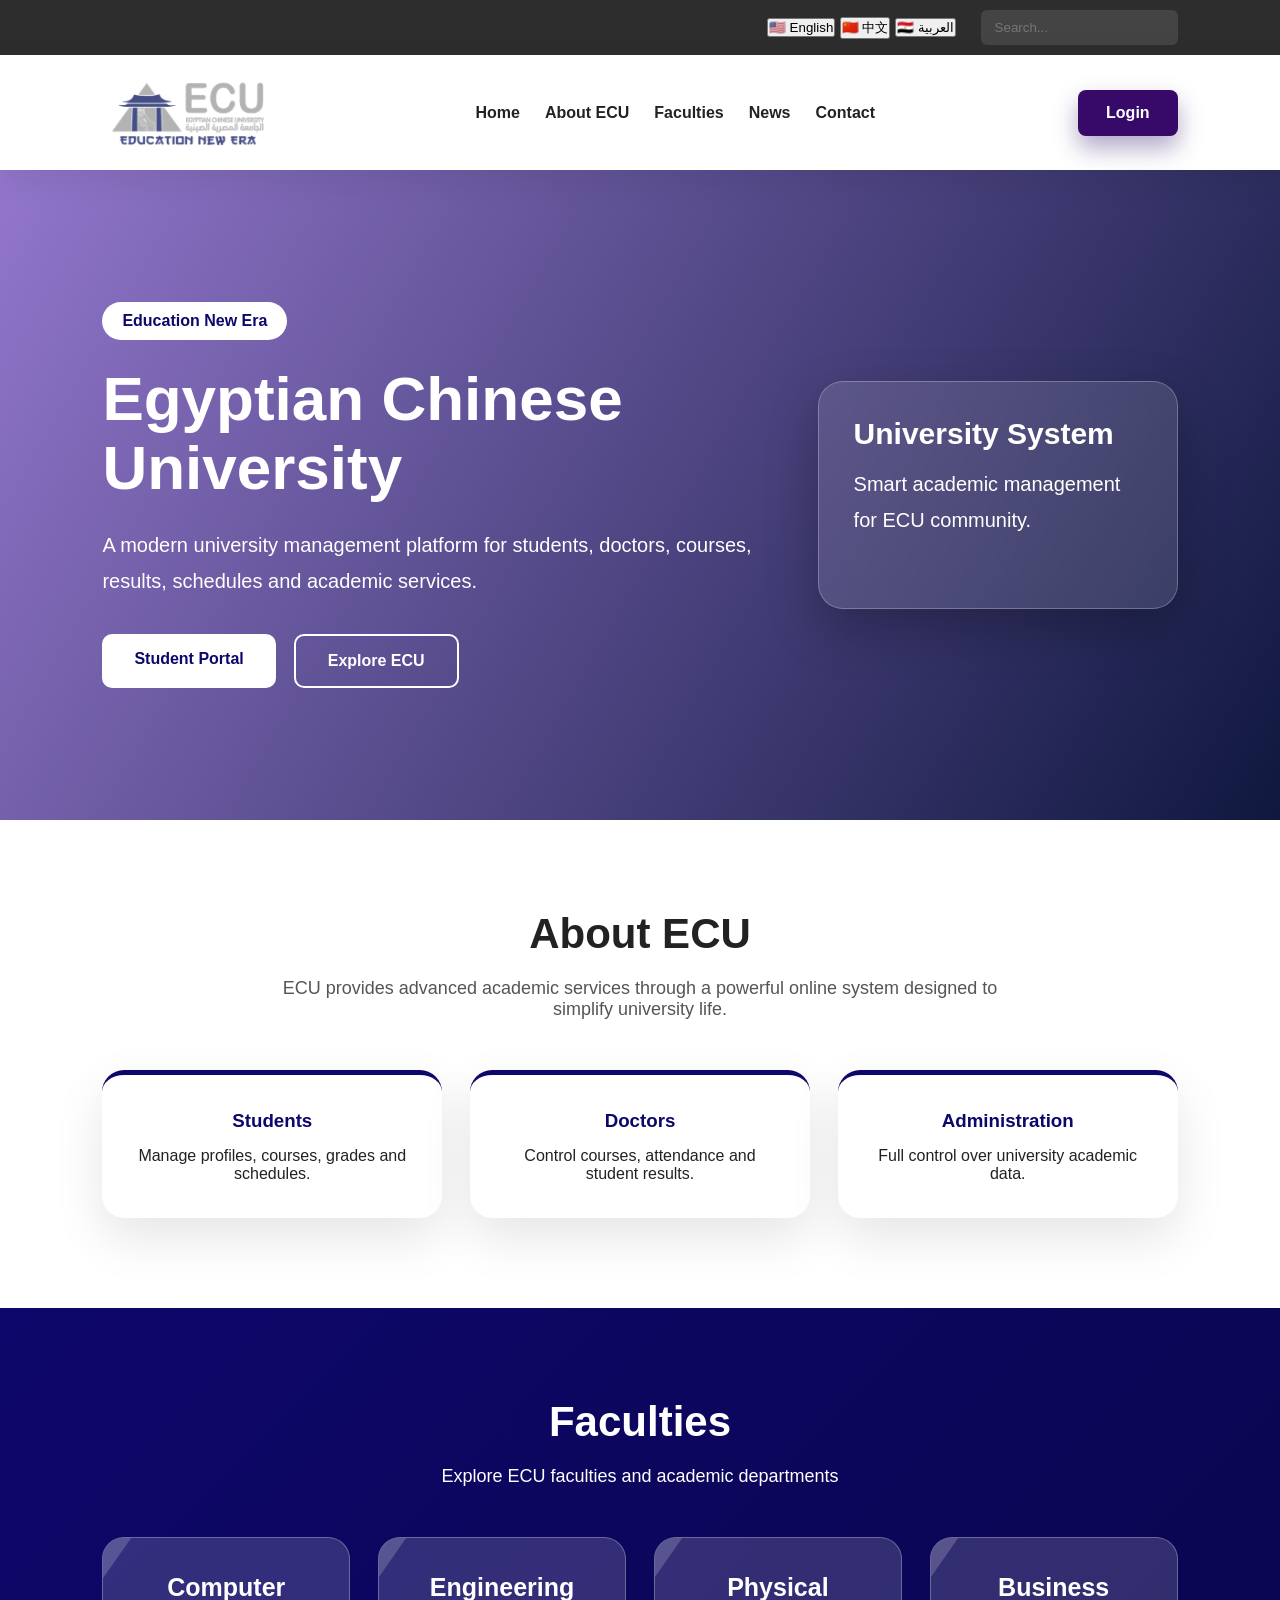
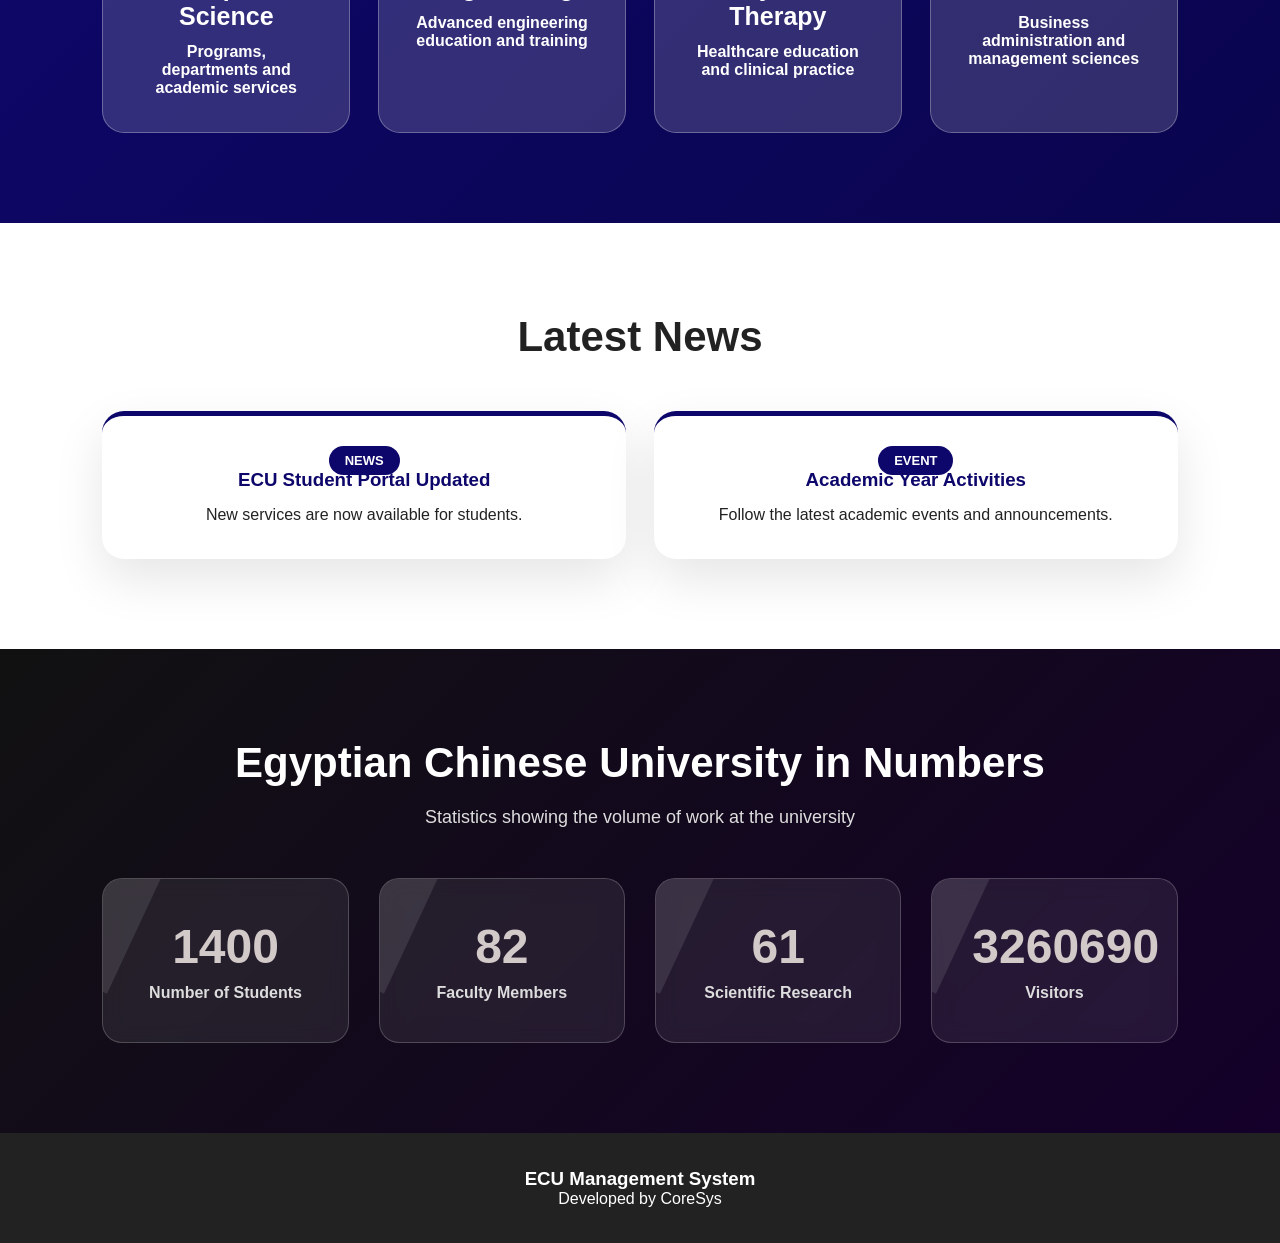
<file: index.html>
<!DOCTYPE html>
<html lang="en">
<head>
  <meta charset="UTF-8" />
  <meta name="viewport" content="width=device-width, initial-scale=1.0" />
  <title>ECU - Egyptian Chinese University</title>
  <link rel="stylesheet" href="css/style.css" />
</head>
<body>

<header class="top-bar">
  <div class="lang-switcher">
  <button onclick="setLanguage('en')">🇺🇸 English</button>
  <button onclick="setLanguage('zh')">🇨🇳 中文</button>
  <button onclick="setLanguage('ar')">🇪🇬 العربية</button>
</div>
  <input type="text" placeholder="Search..." />
</header>

<nav class="navbar">
  <div class="logo">
    <img src="ECU-Logo.png" alt="ECU Logo" />
  </div>

  <ul>
    <li><a href="#">Home</a></li>
    <li><a href="#about">About ECU</a></li>
    <li><a href="#faculties">Faculties</a></li>
    <li><a href="#news">News</a></li>
    <li><a href="#contact">Contact</a></li>
  </ul>

  <a href="login.html" class="login-nav">Login</a>
</nav>

<section class="hero">
  <div class="hero-content">
    <span class="badge">Education New Era</span>
    <h1>Egyptian Chinese University</h1>
    <p>
      A modern university management platform for students, doctors,
      courses, results, schedules and academic services.
    </p>

    <div class="hero-buttons">
      <a href="login.html" class="main-btn">Student Portal</a>
      <a href="#about" class="outline-btn">Explore ECU</a>
    </div>
  </div>

  <div class="hero-card">
    <h3>University System</h3>
    <p>Smart academic management for ECU community.</p>
  </div>
</section>

<section class="section" id="about">
  <h2>About ECU</h2>
  <p>
    ECU provides advanced academic services through a powerful online system
    designed to simplify university life.
  </p>

  <div class="cards">
    <div class="card">
      <h3>Students</h3>
      <p>Manage profiles, courses, grades and schedules.</p>
    </div>

    <div class="card">
      <h3>Doctors</h3>
      <p>Control courses, attendance and student results.</p>
    </div>

    <div class="card">
      <h3>Administration</h3>
      <p>Full control over university academic data.</p>
    </div>
  </div>
</section>

<section class="section red-section" id="faculties">
  <h2>Faculties</h2>
  <p class="white-text">Explore ECU faculties and academic departments</p>

  <div class="faculty-grid">
    <a href="faculty-computer-science.html" class="faculty-card-link">
      <h3>Computer Science</h3>
      <p>Programs, departments and academic services</p>
    </a>

    <a href="faculty-engineering.html" class="faculty-card-link">
      <h3>Engineering</h3>
      <p>Advanced engineering education and training</p>
    </a>

    <a href="faculty-physical-therapy.html" class="faculty-card-link">
      <h3>Physical Therapy</h3>
      <p>Healthcare education and clinical practice</p>
    </a>

    <a href="faculty-business.html" class="faculty-card-link">
      <h3>Business</h3>
      <p>Business administration and management sciences</p>
    </a>
  </div>
</section>

<section class="section" id="news">
  <h2>Latest News</h2>

  <div class="news-grid">
    <div class="news-card">
      <span>NEWS</span>
      <h3>ECU Student Portal Updated</h3>
      <p>New services are now available for students.</p>
    </div>

    <div class="news-card">
      <span>EVENT</span>
      <h3>Academic Year Activities</h3>
      <p>Follow the latest academic events and announcements.</p>
    </div>
  </div>
</section>
<section class="section stats-section">
  <h2>Egyptian Chinese University in Numbers</h2>
  <p>Statistics showing the volume of work at the university</p>

  <div class="stats-grid">

    <div class="stat-box">
      <h3 class="counter" data-target="5000">0</h3>
      <p>Number of Students</p>
    </div>

    <div class="stat-box">
      <h3 class="counter" data-target="295">0</h3>
      <p>Faculty Members</p>
    </div>

    <div class="stat-box">
      <h3 class="counter" data-target="218">0</h3>
      <p>Scientific Research</p>
    </div>

    <div class="stat-box">
      <h3 class="counter" data-target="11645324">0</h3>
      <p>Visitors</p>
    </div>

  </div>
</section>

<footer id="contact">
  <h3>ECU Management System</h3>
  <p>Developed by CoreSys </p>
</footer>

<script src="js/main.js"></script>
</body>
</html>
</file>
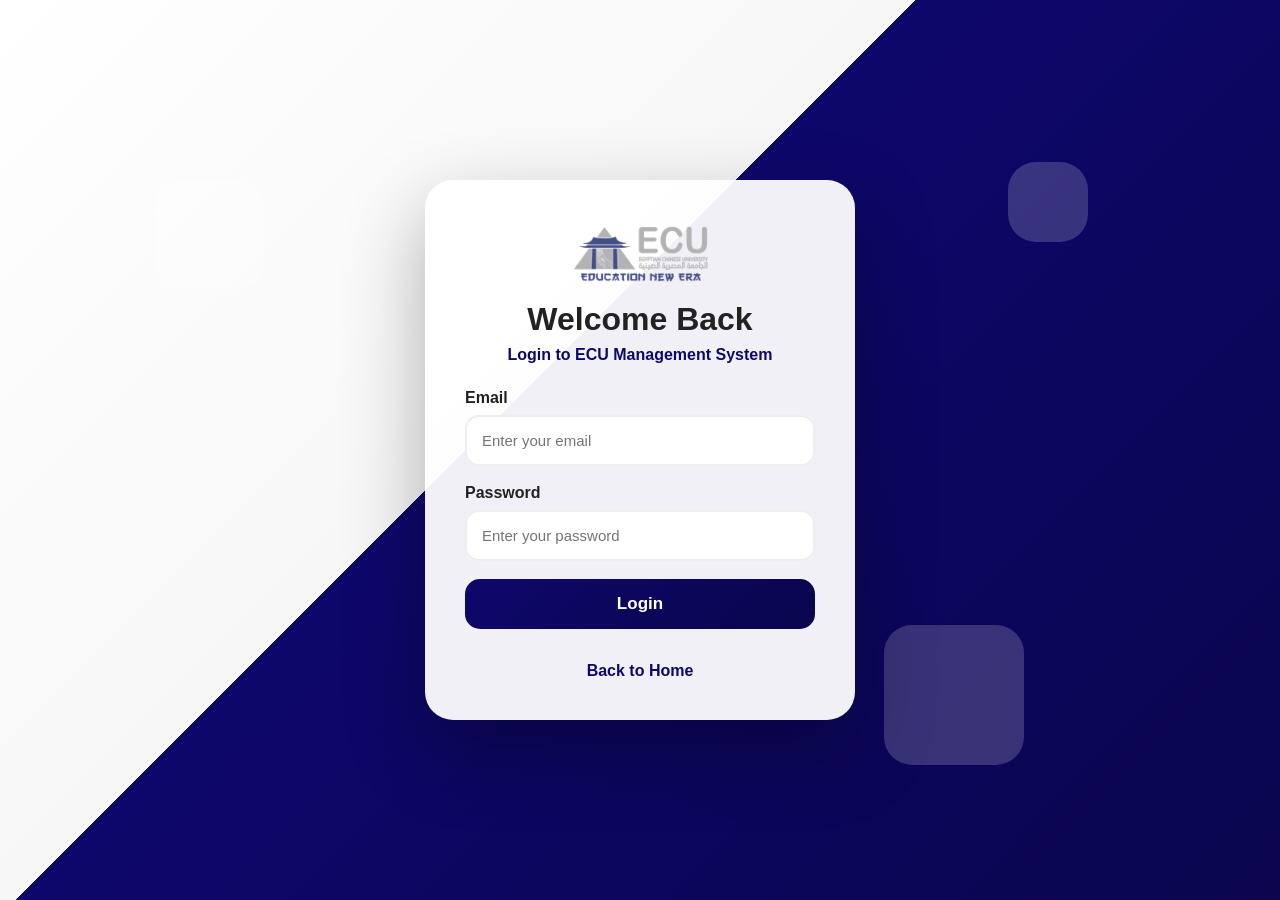
<file: courses.html>
<!DOCTYPE html>
<html lang="en">
<head>
  <meta charset="UTF-8" />
  <meta name="viewport" content="width=device-width, initial-scale=1.0" />
  <title>ECU Courses</title>
  <link rel="stylesheet" href="css/style.css" />
</head>
<body>

<div class="dashboard">
  <aside class="sidebar">
    <img src="ECU-Logo.png" alt="ECU Logo" />
    <a href="dashboard.html">Dashboard</a>
    <a href="students.html">Students</a>
    <a href="doctors.html">Doctors</a>
    <a class="active" href="courses.html">Courses</a>
    <button id="logoutBtn">Logout</button>
  </aside>

  <main class="dashboard-content">
    <div class="dash-header">
      <h1>Courses Management</h1>
      <p>Manage academic courses</p>
    </div>

    <section class="crud-box">
      <form id="courseForm" class="crud-form">
        <input type="hidden" id="courseId" />

        <input type="text" id="title" placeholder="Course Title" required />
        <input type="text" id="code" placeholder="Course Code" required />
        <input type="number" id="creditHours" placeholder="Credit Hours" required />
        <input type="text" id="department" placeholder="Department" required />

        <button type="submit">Save Course</button>
      </form>

      <div class="table-box">
        <table>
          <thead>
            <tr>
              <th>Title</th>
              <th>Code</th>
              <th>Credit Hours</th>
              <th>Department</th>
              <th>Actions</th>
            </tr>
          </thead>
          <tbody id="coursesTable"></tbody>
        </table>
      </div>
    </section>
  </main>
</div>

<script src="js/dashboard.js"></script>
<script src="js/courses.js"></script>
</body>
</html>
</file>
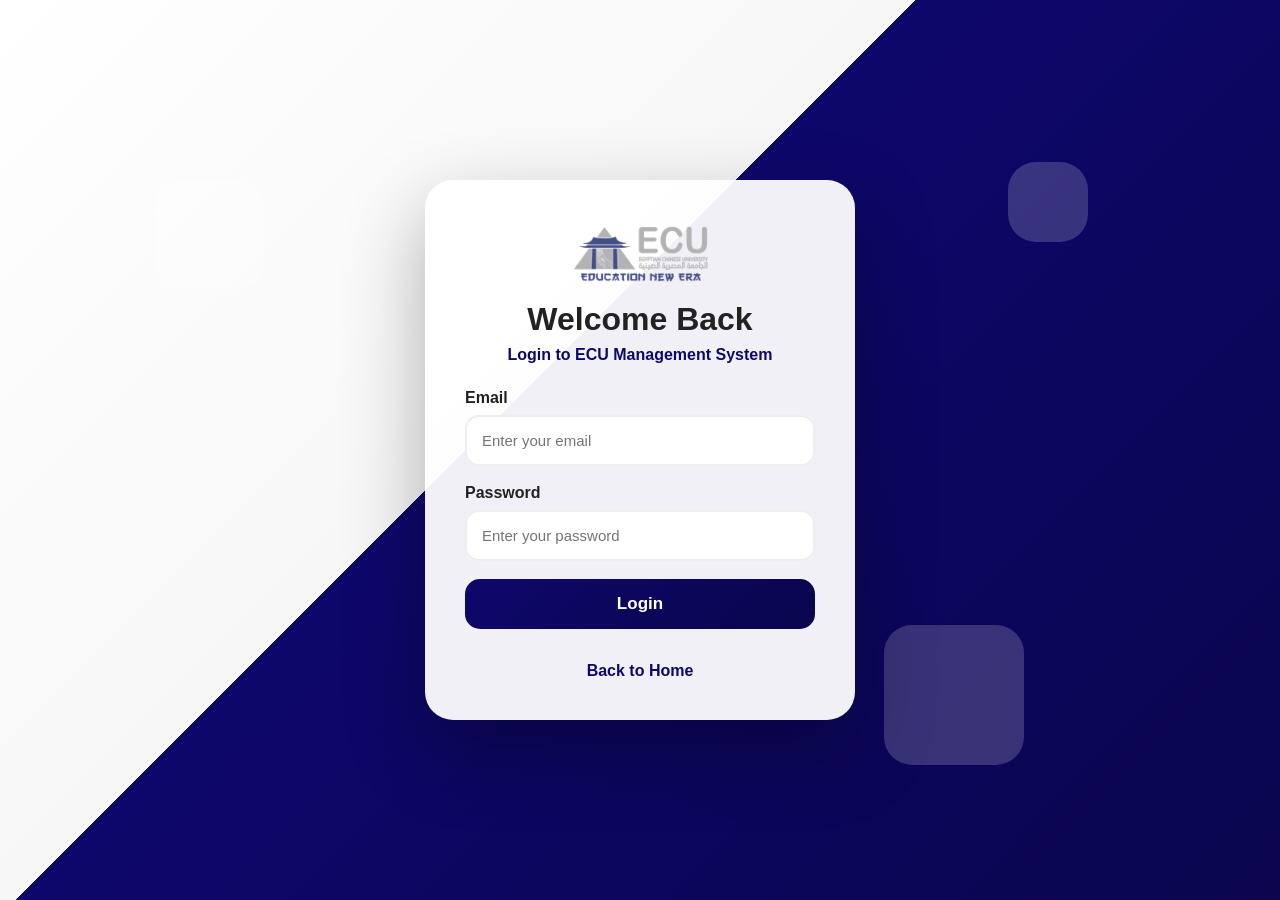
<file: dashboard.html>
<!DOCTYPE html>
<html lang="en">
<head>
  <meta charset="UTF-8" />
  <meta name="viewport" content="width=device-width, initial-scale=1.0" />
  <title>ECU Dashboard</title>
  <link rel="stylesheet" href="css/style.css" />
</head>
<body>

<div class="dashboard">
  <aside class="sidebar">
    <img src="ECU-Logo.png" alt="ECU Logo" />

    <a class="active" href="dashboard.html">Dashboard</a>
    <a href="students.html">Students</a>
    <a href="doctors.html">Doctors</a>
    <a href="courses.html">Courses</a>
    <button id="logoutBtn">Logout</button>
  </aside>

  <main class="dashboard-content">
    <div class="dash-header">
      <h1>ECU Dashboard</h1>
      <p>University Management System</p>
    </div>

    <div class="stats">
      <div class="stat-card">
        <h3>Students</h3>
        <span>1200+</span>
      </div>

      <div class="stat-card">
        <h3>Doctors</h3>
        <span>80+</span>
      </div>

      <div class="stat-card">
        <h3>Courses</h3>
        <span>150+</span>
      </div>

      <div class="stat-card">
        <h3>Faculties</h3>
        <span>4</span>
      </div>
    </div>
  </main>
</div>

<script src="js/dashboard.js"></script>
</body>
</html>
</file>
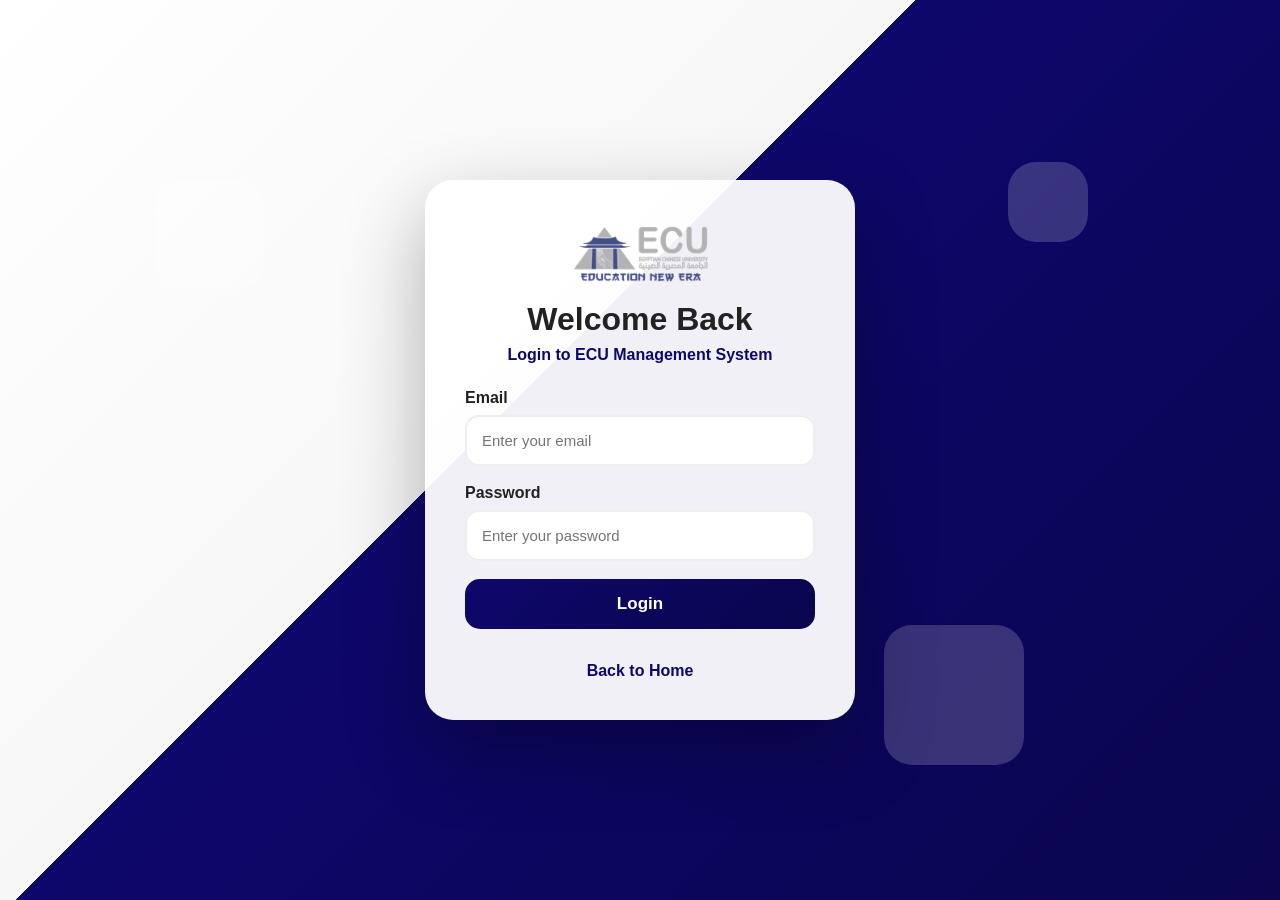
<file: doctors.html>
<!DOCTYPE html>
<html lang="en">
<head>
  <meta charset="UTF-8" />
  <meta name="viewport" content="width=device-width, initial-scale=1.0" />
  <title>ECU Doctors</title>
  <link rel="stylesheet" href="css/style.css" />
</head>
<body>

<div class="dashboard">
  <aside class="sidebar">
    <img src="ECU-Logo.png" alt="ECU Logo" />
    <a href="dashboard.html">Dashboard</a>
    <a href="students.html">Students</a>
    <a class="active" href="doctors.html">Doctors</a>
    <a href="courses.html">Courses</a>
    <button id="logoutBtn">Logout</button>
  </aside>

  <main class="dashboard-content">
    <div class="dash-header">
      <h1>Doctors Management</h1>
      <p>Manage university doctors and departments</p>
    </div>

    <section class="crud-box">
      <form id="doctorForm" class="crud-form">
        <input type="hidden" id="doctorId" />

        <input type="text" id="name" placeholder="Doctor Name" required />
        <input type="email" id="email" placeholder="Doctor Email" required />
        <input type="text" id="phone" placeholder="Phone" required />
        <input type="text" id="department" placeholder="Department" required />
        <input type="text" id="specialization" placeholder="Specialization" required />

        <button type="submit">Save Doctor</button>
      </form>

      <div class="table-box">
        <table>
          <thead>
            <tr>
              <th>Name</th>
              <th>Email</th>
              <th>Phone</th>
              <th>Department</th>
              <th>Specialization</th>
              <th>Actions</th>
            </tr>
          </thead>
          <tbody id="doctorsTable"></tbody>
        </table>
      </div>
    </section>
  </main>
</div>

<script src="js/dashboard.js"></script>
<script src="js/doctors.js"></script>
</body>
</html>
</file>
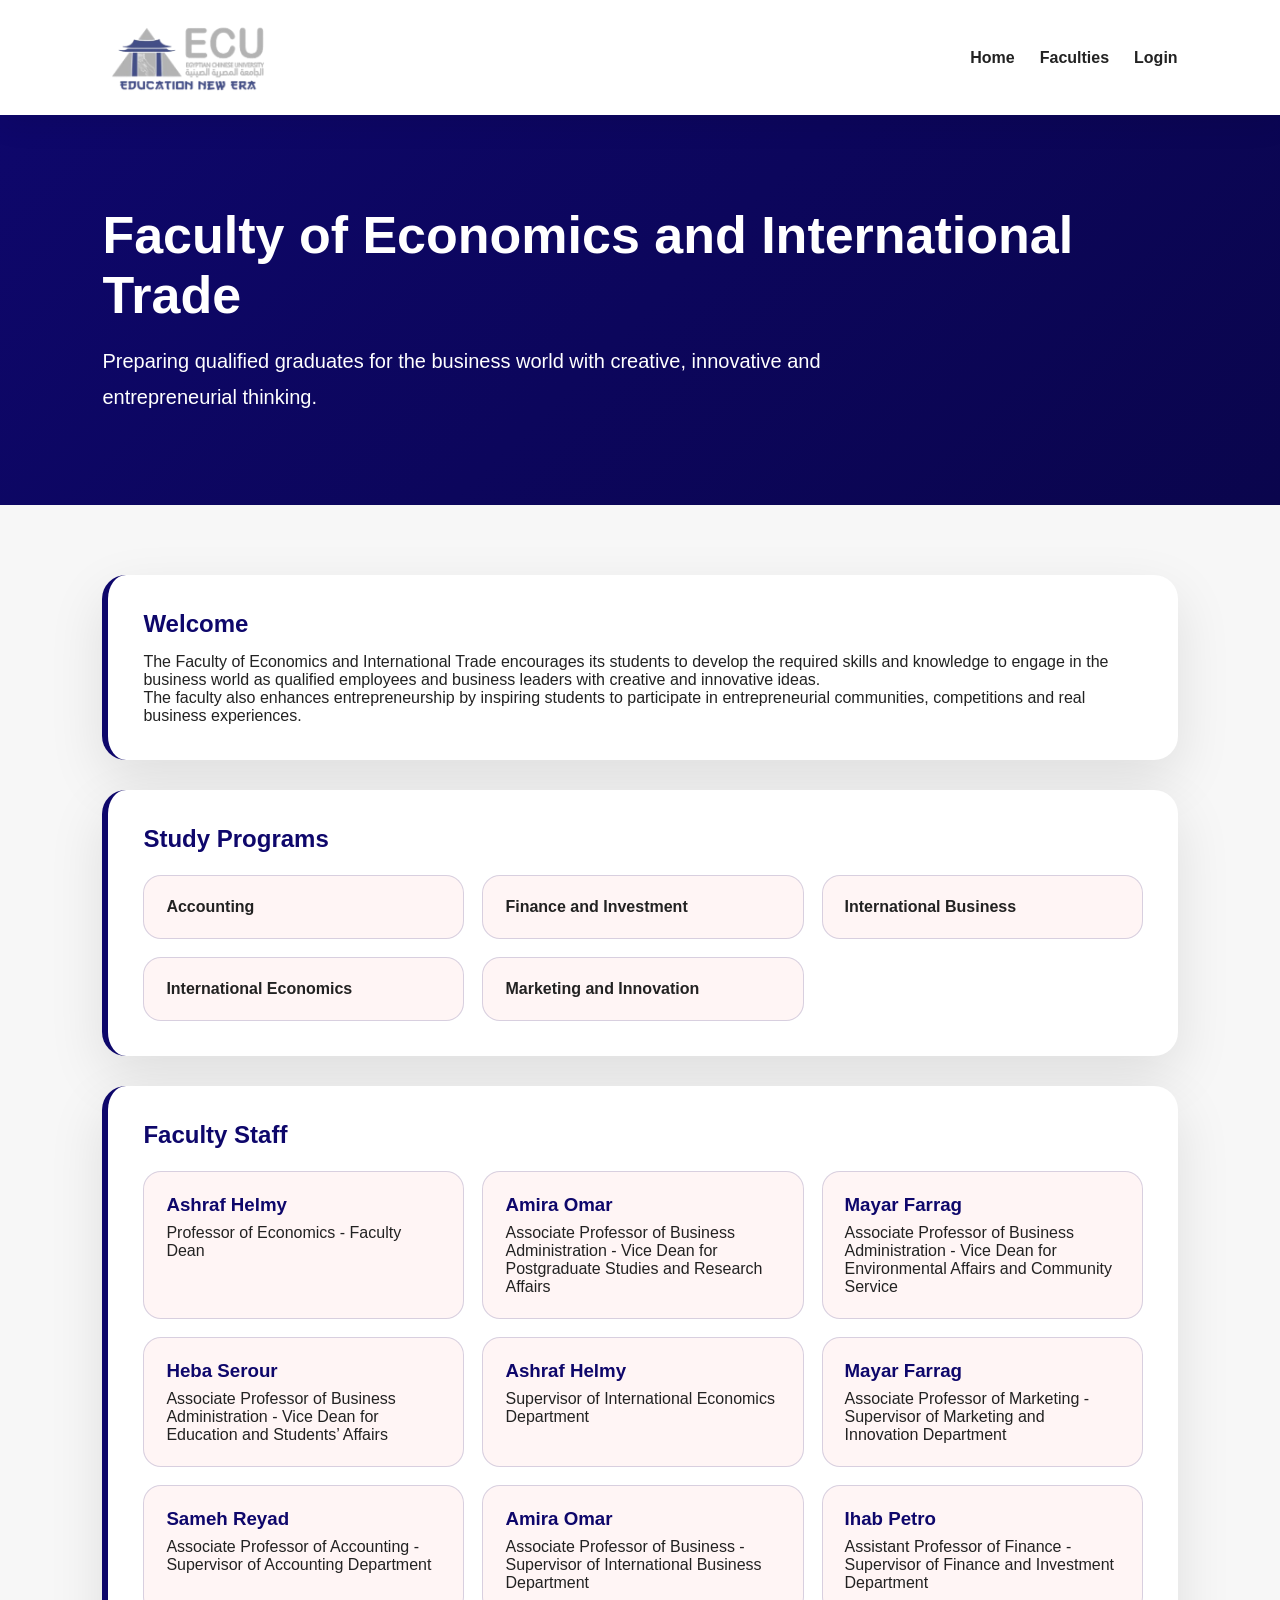
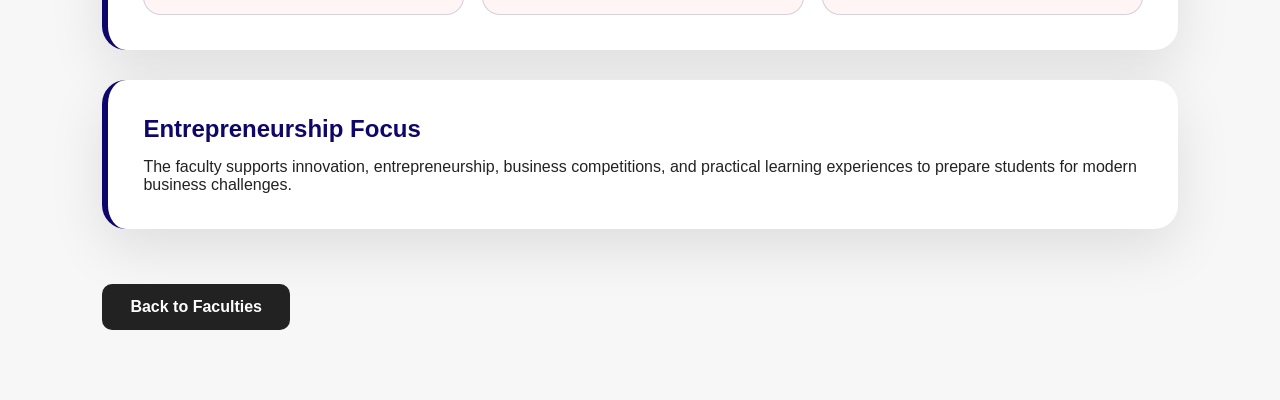
<file: faculty-business.html>
<!DOCTYPE html>
<html lang="en">
<head>
  <meta charset="UTF-8" />
  <meta name="viewport" content="width=device-width, initial-scale=1.0" />
  <title>ECU | Economics and International Trade</title>
  <link rel="stylesheet" href="css/style.css" />
</head>
<body>

<div class="faculty-page">
  <nav class="navbar">
    <div class="logo">
      <img src="ECU-Logo.png" alt="ECU Logo" />
    </div>

    <ul>
      <li><a href="index.html">Home</a></li>
      <li><a href="index.html#faculties">Faculties</a></li>
      <li><a href="login.html">Login</a></li>
    </ul>
  </nav>

  <section class="faculty-hero">
    <h1>Faculty of Economics and International Trade</h1>
    <p>
      Preparing qualified graduates for the business world with creative,
      innovative and entrepreneurial thinking.
    </p>
  </section>

  <section class="faculty-content">

    <div class="info-box">
      <h2>Welcome</h2>
      <p>
        The Faculty of Economics and International Trade encourages its students
        to develop the required skills and knowledge to engage in the business world
        as qualified employees and business leaders with creative and innovative ideas.
      </p>
      <p>
        The faculty also enhances entrepreneurship by inspiring students to participate
        in entrepreneurial communities, competitions and real business experiences.
      </p>
    </div>

    <div class="info-box">
      <h2>Study Programs</h2>
      <div class="department-grid">
        <div>Accounting</div>
        <div>Finance and Investment</div>
        <div>International Business</div>
        <div>International Economics</div>
        <div>Marketing and Innovation</div>
      </div>
    </div>

    <div class="info-box">
      <h2>Faculty Staff</h2>

      <div class="staff-grid">
        <div class="staff-card">
          <h3>Ashraf Helmy</h3>
          <p>Professor of Economics - Faculty Dean</p>
        </div>

        <div class="staff-card">
          <h3>Amira Omar</h3>
          <p>Associate Professor of Business Administration - Vice Dean for Postgraduate Studies and Research Affairs</p>
        </div>

        <div class="staff-card">
          <h3>Mayar Farrag</h3>
          <p>Associate Professor of Business Administration - Vice Dean for Environmental Affairs and Community Service</p>
        </div>

        <div class="staff-card">
          <h3>Heba Serour</h3>
          <p>Associate Professor of Business Administration - Vice Dean for Education and Students’ Affairs</p>
        </div>

        <div class="staff-card">
          <h3>Ashraf Helmy</h3>
          <p>Supervisor of International Economics Department</p>
        </div>

        <div class="staff-card">
          <h3>Mayar Farrag</h3>
          <p>Associate Professor of Marketing - Supervisor of Marketing and Innovation Department</p>
        </div>

        <div class="staff-card">
          <h3>Sameh Reyad</h3>
          <p>Associate Professor of Accounting - Supervisor of Accounting Department</p>
        </div>

        <div class="staff-card">
          <h3>Amira Omar</h3>
          <p>Associate Professor of Business - Supervisor of International Business Department</p>
        </div>

        <div class="staff-card">
          <h3>Ihab Petro</h3>
          <p>Assistant Professor of Finance - Supervisor of Finance and Investment Department</p>
        </div>
      </div>
    </div>

    <div class="info-box">
      <h2>Entrepreneurship Focus</h2>
      <p>
        The faculty supports innovation, entrepreneurship, business competitions,
        and practical learning experiences to prepare students for modern business challenges.
      </p>
    </div>

    <a href="index.html#faculties" class="back-btn">Back to Faculties</a>
  </section>
</div>

</body>
</html>
</file>
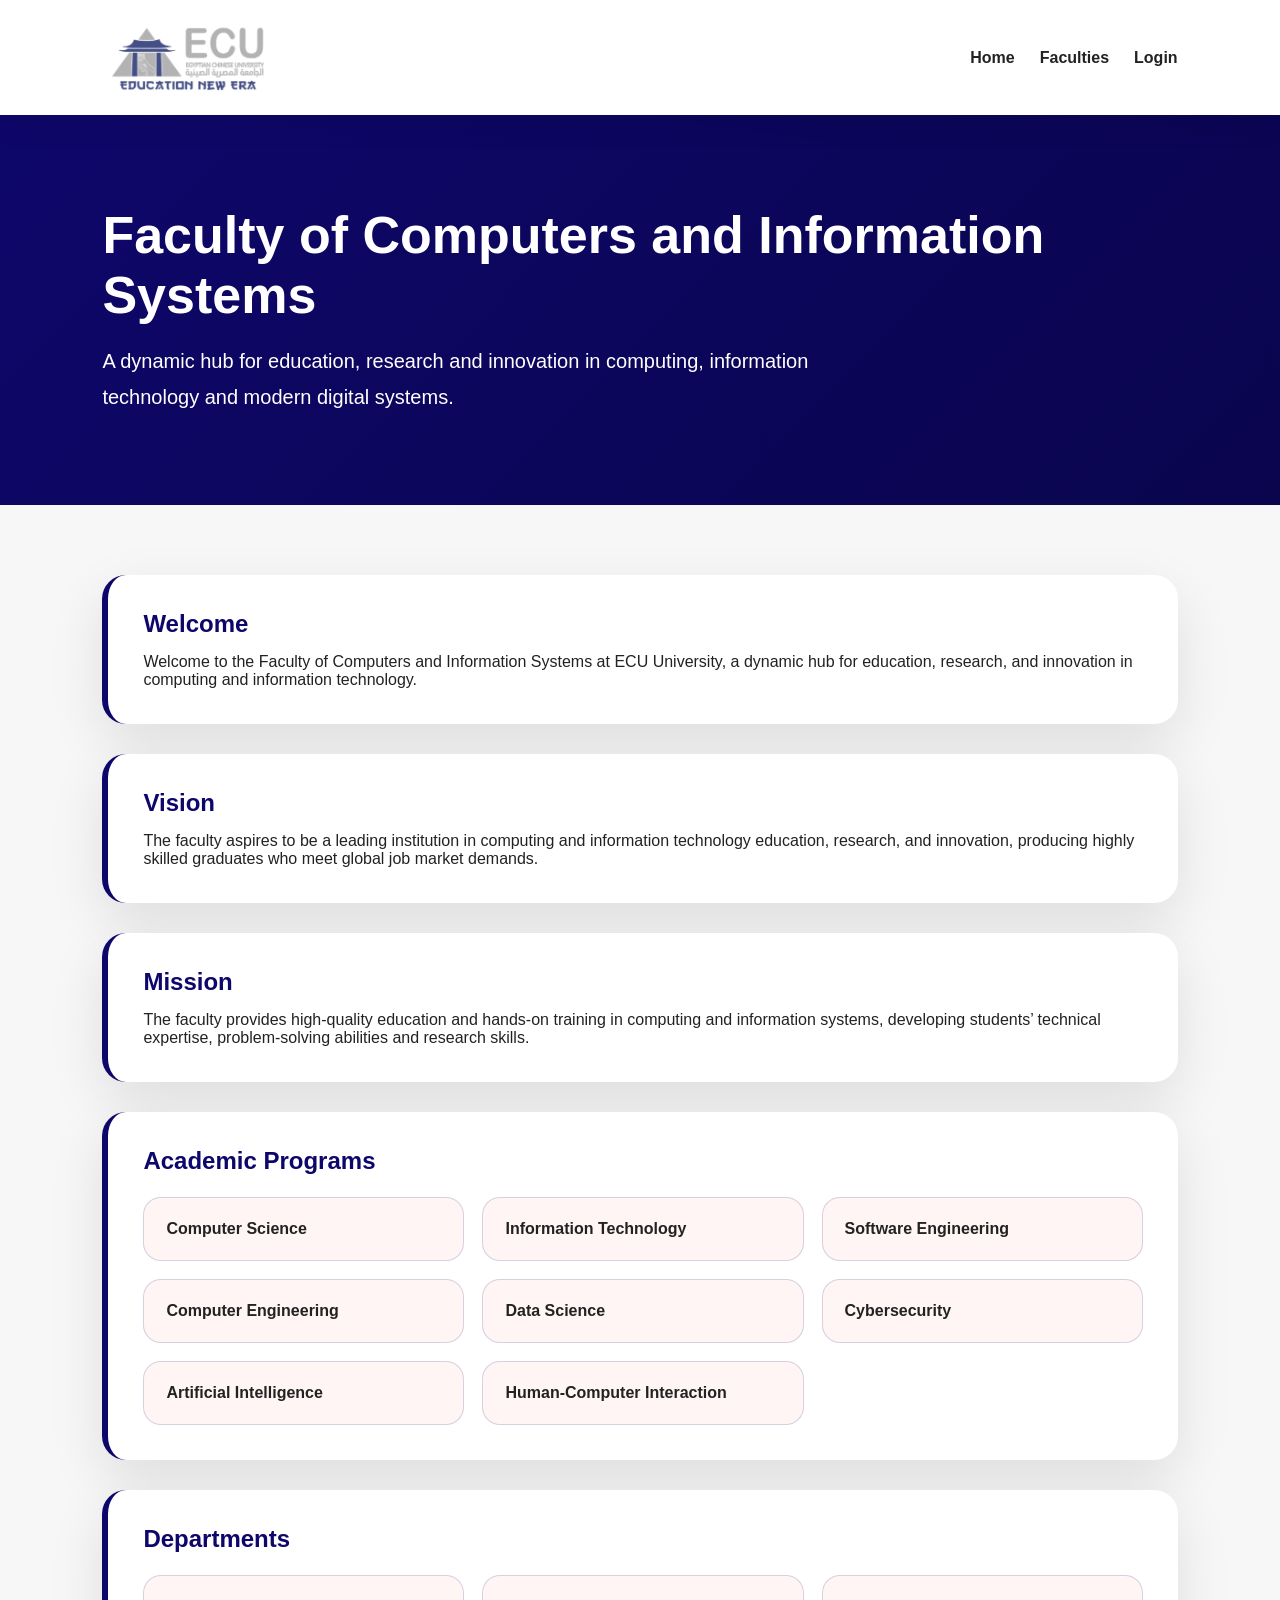
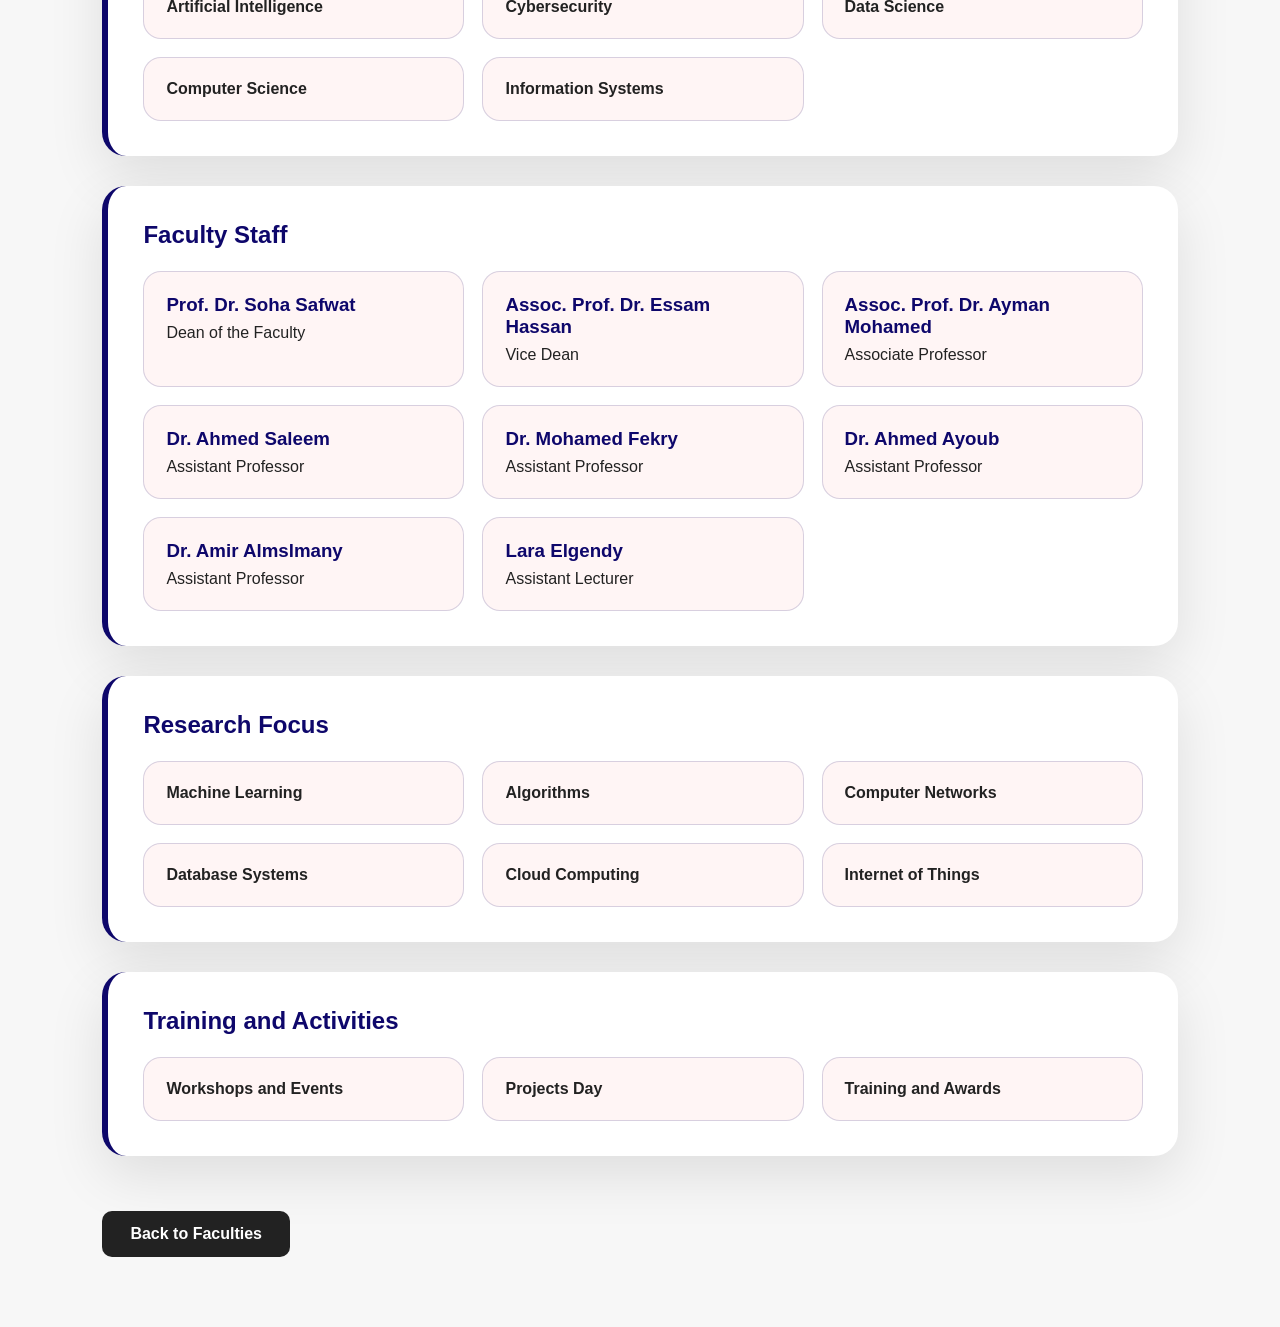
<file: faculty-computer-science.html>
<!DOCTYPE html>
<html lang="en">
<head>
  <meta charset="UTF-8" />
  <meta name="viewport" content="width=device-width, initial-scale=1.0" />
  <title>ECU | Computers and Information Systems</title>
  <link rel="stylesheet" href="css/style.css" />
</head>
<body>

<div class="faculty-page">
  <nav class="navbar">
    <div class="logo">
      <img src="ECU-Logo.png" alt="ECU Logo" />
    </div>

    <ul>
      <li><a href="index.html">Home</a></li>
      <li><a href="index.html#faculties">Faculties</a></li>
      <li><a href="login.html">Login</a></li>
    </ul>
  </nav>

  <section class="faculty-hero">
    <h1>Faculty of Computers and Information Systems</h1>
    <p>
      A dynamic hub for education, research and innovation in computing,
      information technology and modern digital systems.
    </p>
  </section>

  <section class="faculty-content">

    <div class="info-box">
      <h2>Welcome</h2>
      <p>
        Welcome to the Faculty of Computers and Information Systems at ECU University,
        a dynamic hub for education, research, and innovation in computing and information technology.
      </p>
    </div>

    <div class="info-box">
      <h2>Vision</h2>
      <p>
        The faculty aspires to be a leading institution in computing and information technology
        education, research, and innovation, producing highly skilled graduates who meet global job market demands.
      </p>
    </div>

    <div class="info-box">
      <h2>Mission</h2>
      <p>
        The faculty provides high-quality education and hands-on training in computing and information systems,
        developing students’ technical expertise, problem-solving abilities and research skills.
      </p>
    </div>

    <div class="info-box">
      <h2>Academic Programs</h2>
      <div class="department-grid">
        <div>Computer Science</div>
        <div>Information Technology</div>
        <div>Software Engineering</div>
        <div>Computer Engineering</div>
        <div>Data Science</div>
        <div>Cybersecurity</div>
        <div>Artificial Intelligence</div>
        <div>Human-Computer Interaction</div>
      </div>
    </div>

    <div class="info-box">
      <h2>Departments</h2>
      <div class="department-grid">
        <div>Artificial Intelligence</div>
        <div>Cybersecurity</div>
        <div>Data Science</div>
        <div>Computer Science</div>
        <div>Information Systems</div>
      </div>
    </div>

    <div class="info-box">
      <h2>Faculty Staff</h2>

      <div class="staff-grid">
        <div class="staff-card">
          <h3>Prof. Dr. Soha Safwat</h3>
          <p>Dean of the Faculty</p>
        </div>

        <div class="staff-card">
          <h3>Assoc. Prof. Dr. Essam Hassan</h3>
          <p>Vice Dean</p>
        </div>

        <div class="staff-card">
          <h3>Assoc. Prof. Dr. Ayman Mohamed</h3>
          <p>Associate Professor</p>
        </div>

        <div class="staff-card">
          <h3>Dr. Ahmed Saleem</h3>
          <p>Assistant Professor</p>
        </div>

        <div class="staff-card">
          <h3>Dr. Mohamed Fekry</h3>
          <p>Assistant Professor</p>
        </div>

        <div class="staff-card">
          <h3>Dr. Ahmed Ayoub</h3>
          <p>Assistant Professor</p>
        </div>

        <div class="staff-card">
          <h3>Dr. Amir Almslmany</h3>
          <p>Assistant Professor</p>
        </div>

        <div class="staff-card">
          <h3>Lara Elgendy</h3>
          <p>Assistant Lecturer</p>
        </div>
      </div>
    </div>

    <div class="info-box">
      <h2>Research Focus</h2>
      <div class="department-grid">
        <div>Machine Learning</div>
        <div>Algorithms</div>
        <div>Computer Networks</div>
        <div>Database Systems</div>
        <div>Cloud Computing</div>
        <div>Internet of Things</div>
      </div>
    </div>

    <div class="info-box">
      <h2>Training and Activities</h2>
      <div class="department-grid">
        <div>Workshops and Events</div>
        <div>Projects Day</div>
        <div>Training and Awards</div>
      </div>
    </div>

    <a href="index.html#faculties" class="back-btn">Back to Faculties</a>
  </section>
</div>

</body>
</html>
</file>
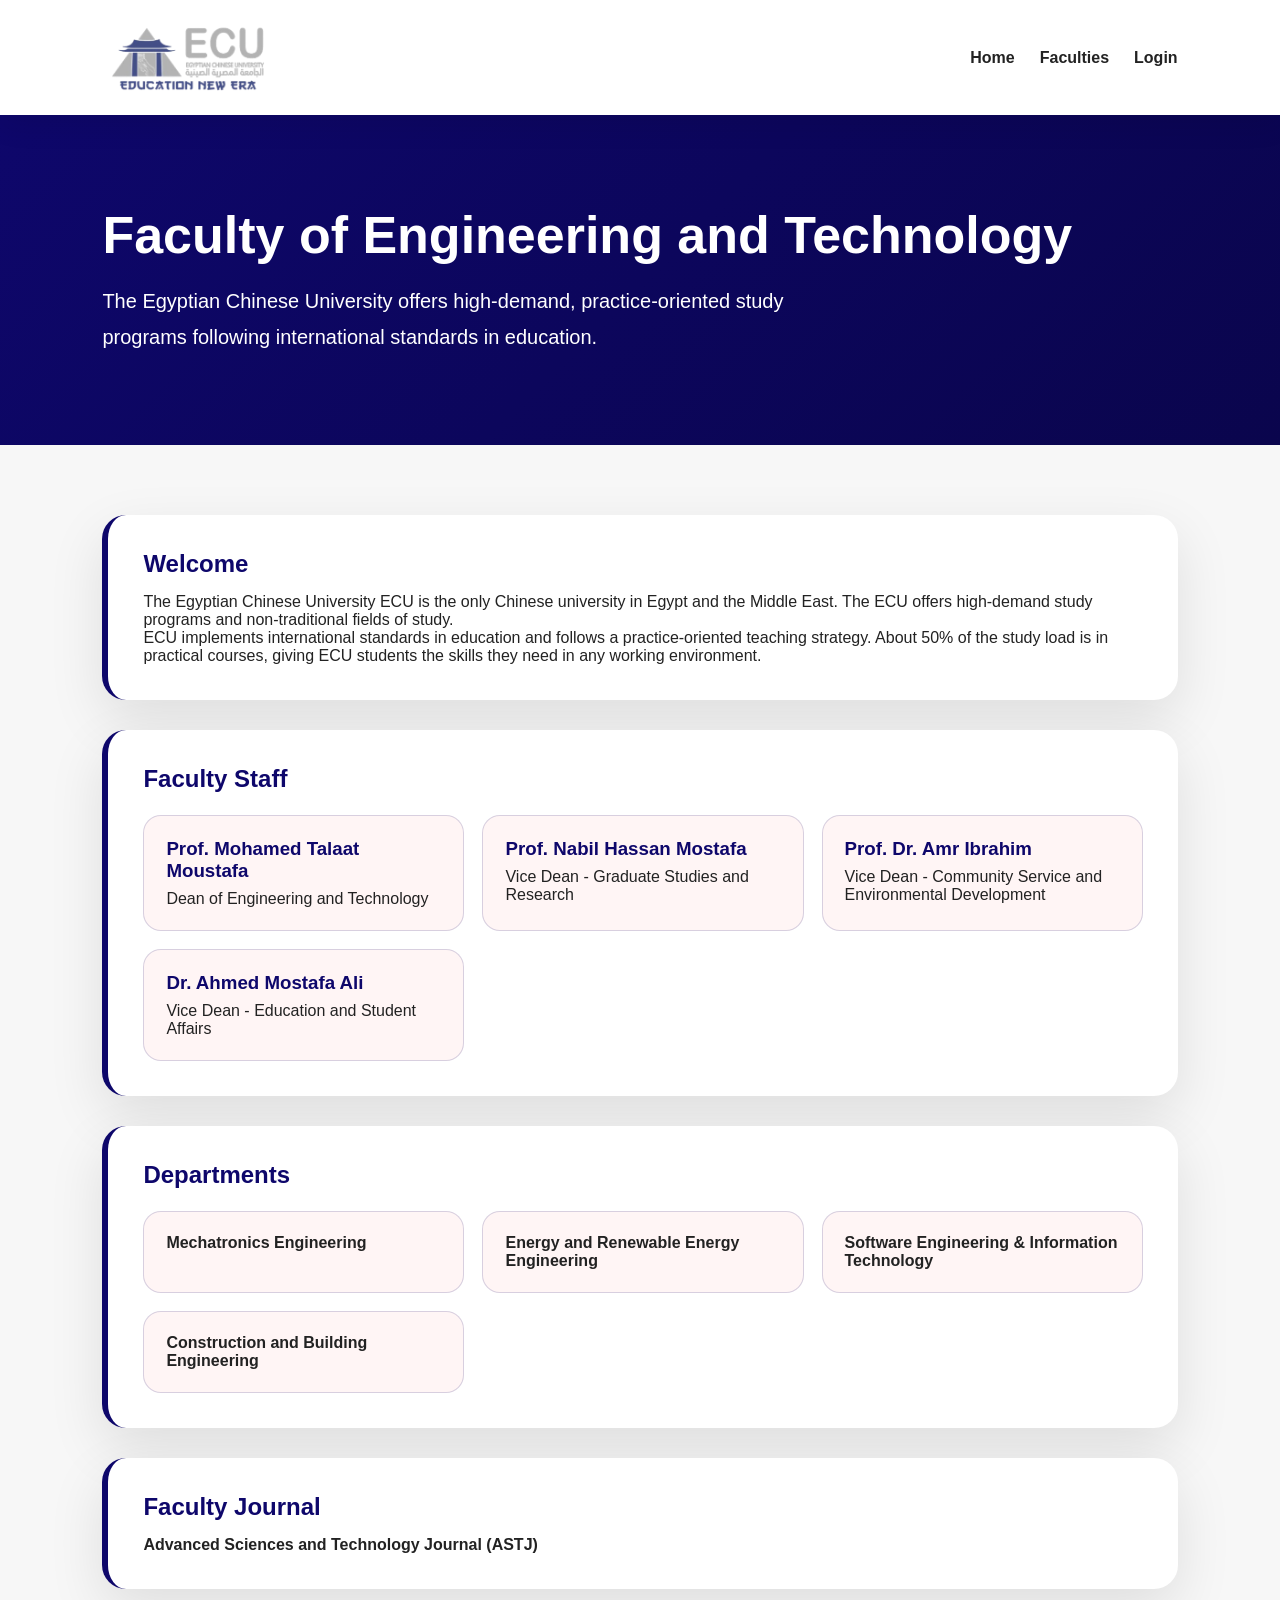
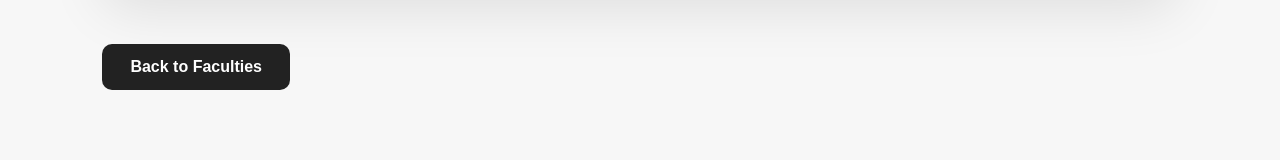
<file: faculty-engineering.html>
<!DOCTYPE html>
<html lang="en">
<head>
  <meta charset="UTF-8" />
  <meta name="viewport" content="width=device-width, initial-scale=1.0" />
  <title>ECU | Engineering and Technology</title>
  <link rel="stylesheet" href="css/style.css" />
</head>
<body>

<div class="faculty-page">
  <nav class="navbar">
    <div class="logo">
      <img src="ECU-Logo.png" alt="ECU Logo" />
    </div>

    <ul>
      <li><a href="index.html">Home</a></li>
      <li><a href="index.html#faculties">Faculties</a></li>
      <li><a href="login.html">Login</a></li>
    </ul>
  </nav>

  <section class="faculty-hero">
    <h1>Faculty of Engineering and Technology</h1>
    <p>
      The Egyptian Chinese University offers high-demand, practice-oriented study programs
      following international standards in education.
    </p>
  </section>

  <section class="faculty-content">

    <div class="info-box">
      <h2>Welcome</h2>
      <p>
        The Egyptian Chinese University ECU is the only Chinese university in Egypt and the Middle East.
        The ECU offers high-demand study programs and non-traditional fields of study.
      </p>
      <p>
        ECU implements international standards in education and follows a practice-oriented teaching strategy.
        About 50% of the study load is in practical courses, giving ECU students the skills they need
        in any working environment.
      </p>
    </div>

    <div class="info-box">
      <h2>Faculty Staff</h2>

      <div class="staff-grid">
        <div class="staff-card">
          <h3>Prof. Mohamed Talaat Moustafa</h3>
          <p>Dean of Engineering and Technology</p>
        </div>

        <div class="staff-card">
          <h3>Prof. Nabil Hassan Mostafa</h3>
          <p>Vice Dean - Graduate Studies and Research</p>
        </div>

        <div class="staff-card">
          <h3>Prof. Dr. Amr Ibrahim</h3>
          <p>Vice Dean - Community Service and Environmental Development</p>
        </div>

        <div class="staff-card">
          <h3>Dr. Ahmed Mostafa Ali</h3>
          <p>Vice Dean - Education and Student Affairs</p>
        </div>
      </div>
    </div>

    <div class="info-box">
      <h2>Departments</h2>
      <div class="department-grid">
        <div>Mechatronics Engineering</div>
        <div>Energy and Renewable Energy Engineering</div>
        <div>Software Engineering & Information Technology</div>
        <div>Construction and Building Engineering</div>
      </div>
    </div>

    <div class="info-box">
      <h2>Faculty Journal</h2>
      <p>
        <strong>Advanced Sciences and Technology Journal (ASTJ)</strong>
      </p>
    </div>

    <a href="index.html#faculties" class="back-btn">Back to Faculties</a>
  </section>
</div>

</body>
</html>
</file>
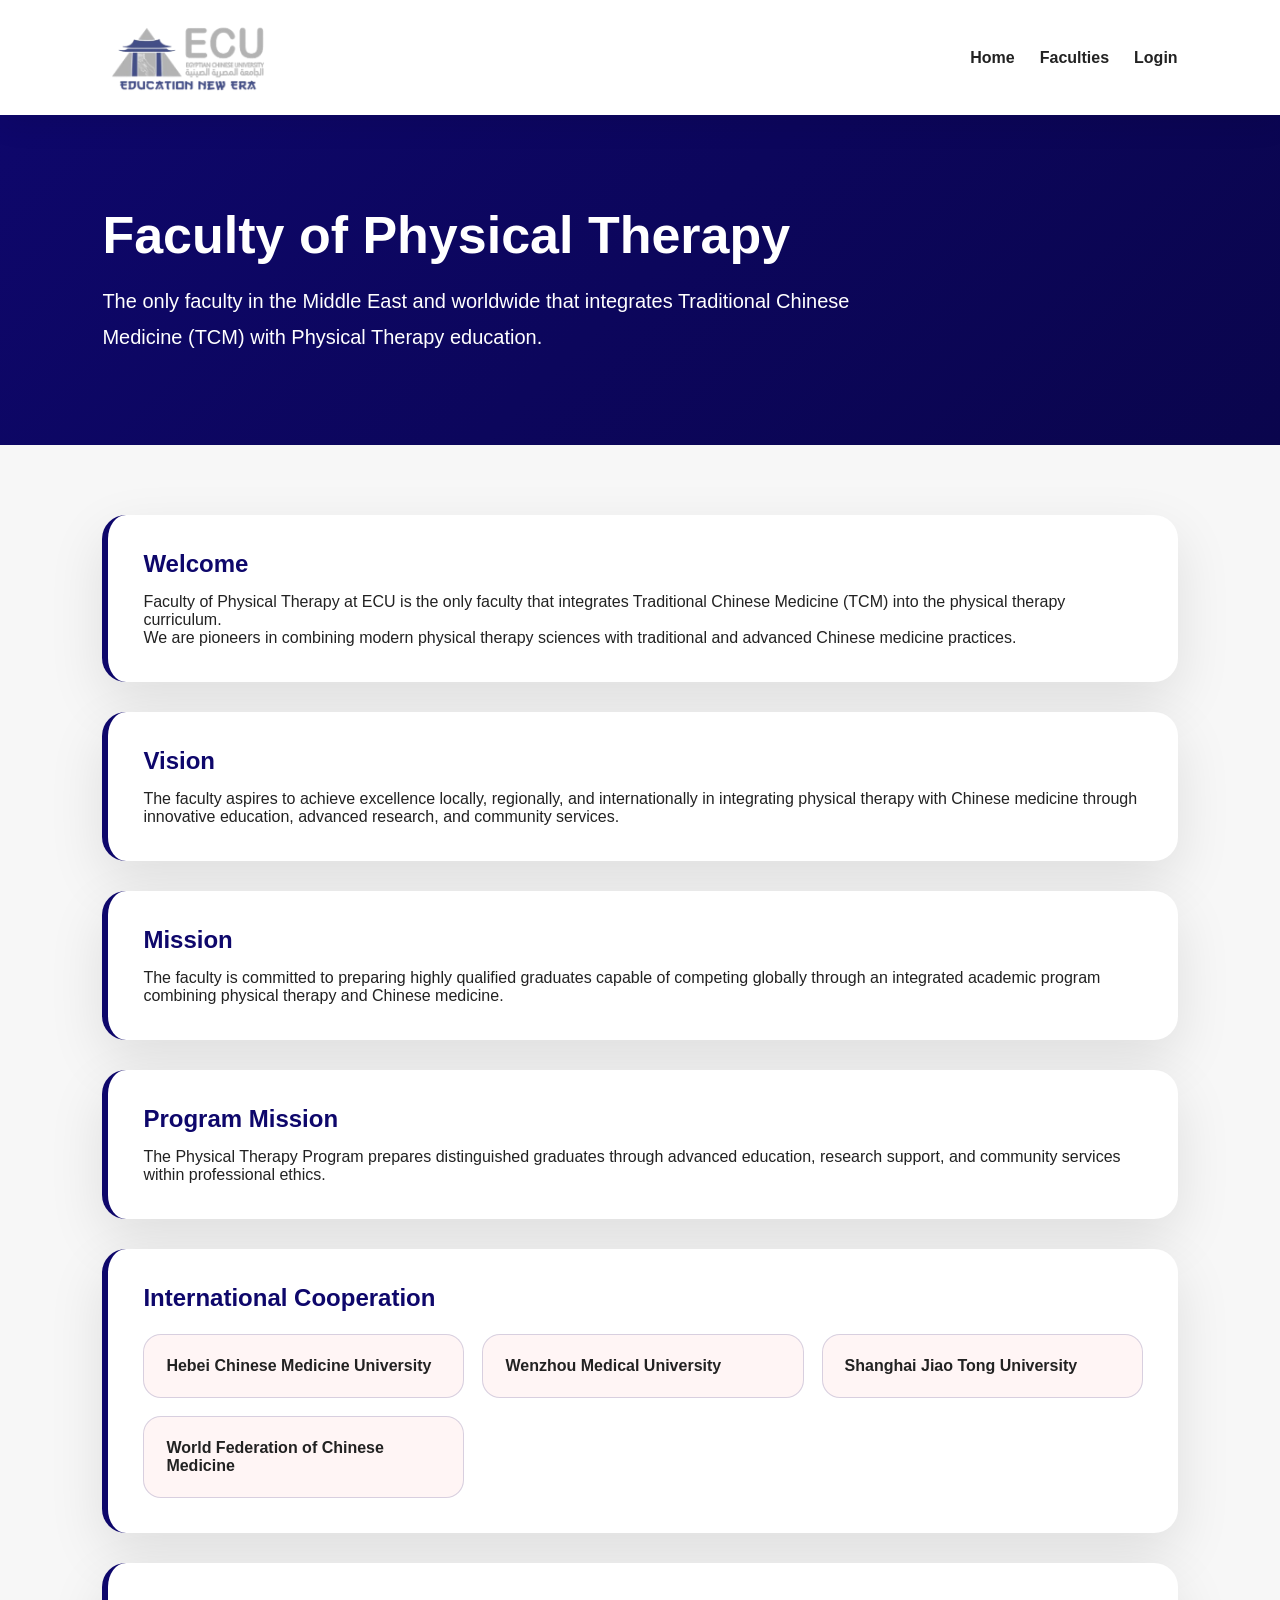
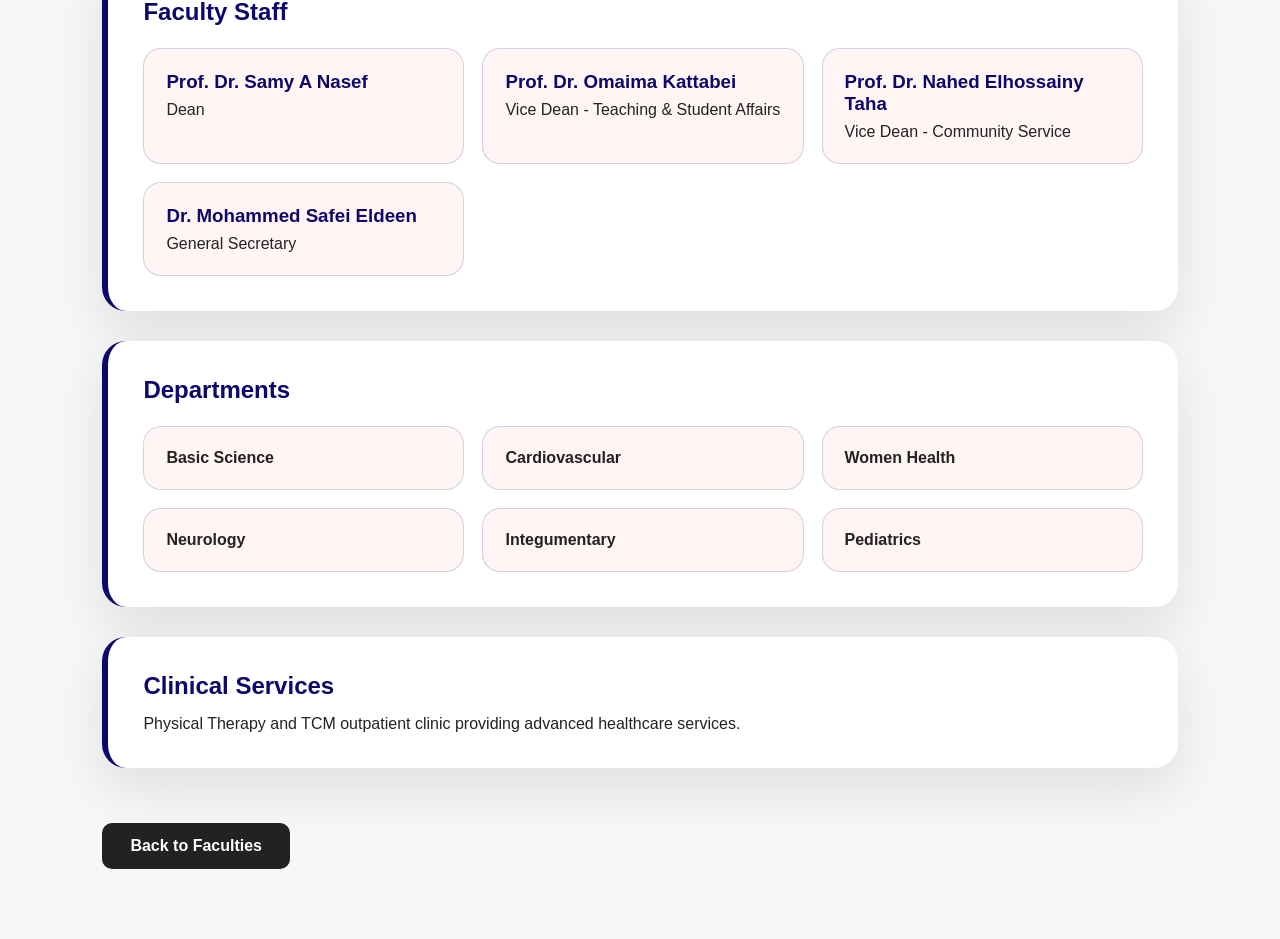
<file: faculty-physical-therapy.html>
<!DOCTYPE html>
<html lang="en">
<head>
  <meta charset="UTF-8" />
  <meta name="viewport" content="width=device-width, initial-scale=1.0" />
  <title>ECU | Physical Therapy</title>
  <link rel="stylesheet" href="css/style.css" />
</head>
<body>

<div class="faculty-page">
  <nav class="navbar">
    <div class="logo">
      <img src="ECU-Logo.png" alt="ECU Logo" />
    </div>

    <ul>
      <li><a href="index.html">Home</a></li>
      <li><a href="index.html#faculties">Faculties</a></li>
      <li><a href="login.html">Login</a></li>
    </ul>
  </nav>

  <section class="faculty-hero">
    <h1>Faculty of Physical Therapy</h1>
    <p>
      The only faculty in the Middle East and worldwide that integrates
      Traditional Chinese Medicine (TCM) with Physical Therapy education.
    </p>
  </section>

  <section class="faculty-content">

    <div class="info-box">
      <h2>Welcome</h2>
      <p>
        Faculty of Physical Therapy at ECU is the only faculty that integrates
        Traditional Chinese Medicine (TCM) into the physical therapy curriculum.
      </p>
      <p>
        We are pioneers in combining modern physical therapy sciences with
        traditional and advanced Chinese medicine practices.
      </p>
    </div>

    <div class="info-box">
      <h2>Vision</h2>
      <p>
        The faculty aspires to achieve excellence locally, regionally, and internationally
        in integrating physical therapy with Chinese medicine through innovative education,
        advanced research, and community services.
      </p>
    </div>

    <div class="info-box">
      <h2>Mission</h2>
      <p>
        The faculty is committed to preparing highly qualified graduates capable of competing
        globally through an integrated academic program combining physical therapy and Chinese medicine.
      </p>
    </div>

    <div class="info-box">
      <h2>Program Mission</h2>
      <p>
        The Physical Therapy Program prepares distinguished graduates through advanced education,
        research support, and community services within professional ethics.
      </p>
    </div>

    <div class="info-box">
      <h2>International Cooperation</h2>
      <div class="department-grid">
        <div>Hebei Chinese Medicine University</div>
        <div>Wenzhou Medical University</div>
        <div>Shanghai Jiao Tong University</div>
        <div>World Federation of Chinese Medicine</div>
      </div>
    </div>

    <div class="info-box">
      <h2>Faculty Staff</h2>

      <div class="staff-grid">

        <div class="staff-card">
          <h3>Prof. Dr. Samy A Nasef</h3>
          <p>Dean</p>
        </div>

        <div class="staff-card">
          <h3>Prof. Dr. Omaima Kattabei</h3>
          <p>Vice Dean - Teaching & Student Affairs</p>
        </div>

        <div class="staff-card">
          <h3>Prof. Dr. Nahed Elhossainy Taha</h3>
          <p>Vice Dean - Community Service</p>
        </div>

        <div class="staff-card">
          <h3>Dr. Mohammed Safei Eldeen</h3>
          <p>General Secretary</p>
        </div>

      </div>
    </div>

    <div class="info-box">
      <h2>Departments</h2>

      <div class="department-grid">
        <div>Basic Science</div>
        <div>Cardiovascular</div>
        <div>Women Health</div>
        <div>Neurology</div>
        <div>Integumentary</div>
        <div>Pediatrics</div>
      </div>
    </div>

    <div class="info-box">
      <h2>Clinical Services</h2>
      <p>
        Physical Therapy and TCM outpatient clinic providing advanced healthcare services.
      </p>
    </div>

    <a href="index.html#faculties" class="back-btn">Back to Faculties</a>
  </section>
</div>

</body>
</html>
</file>
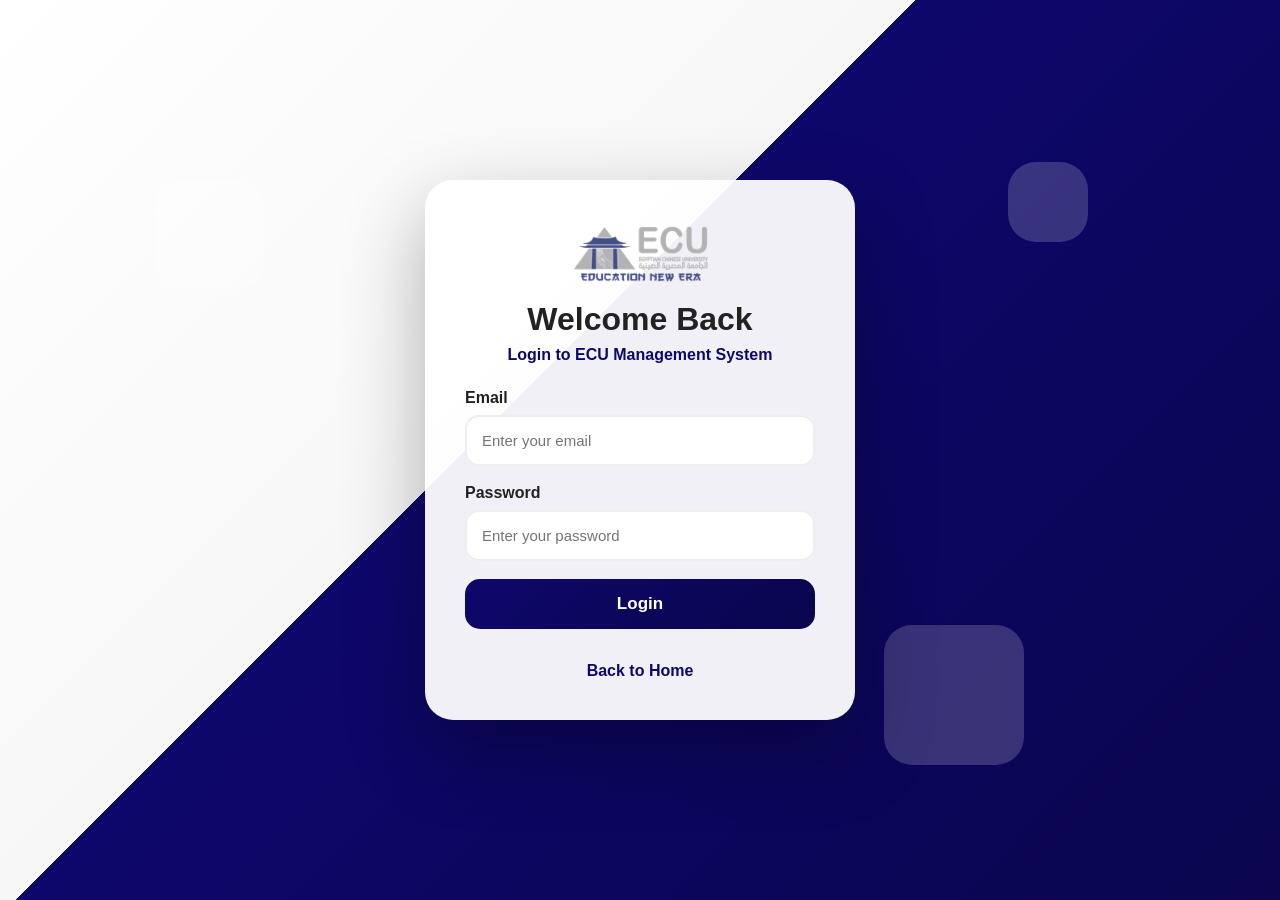
<file: login.html>
<!DOCTYPE html>
<html lang="en">
<head>
  <meta charset="UTF-8" />
  <meta name="viewport" content="width=device-width, initial-scale=1.0" />
  <title>ECU Login</title>
  <link rel="stylesheet" href="css/style.css" />
</head>
<body>

<section class="login-page">
  <div class="floating-shape shape1"></div>
  <div class="floating-shape shape2"></div>
  <div class="floating-shape shape3"></div>

  <div class="login-card">
    <img src="ECU-Logo.png" alt="ECU Logo" />

    <h2>Welcome Back</h2>
    <p>Login to ECU Management System</p>

    <form id="loginForm">
      <div class="input-box">
        <label>Email</label>
        <input type="email" id="email" placeholder="Enter your email" required />
      </div>

      <div class="input-box">
        <label>Password</label>
        <input type="password" id="password" placeholder="Enter your password" required />
      </div>

      <button type="submit">Login</button>
      <p id="message"></p>
    </form>

    <a href="index.html" class="back-home">Back to Home</a>
  </div>
</section>

<script src="js/login.js"></script>
</body>
</html>
</file>
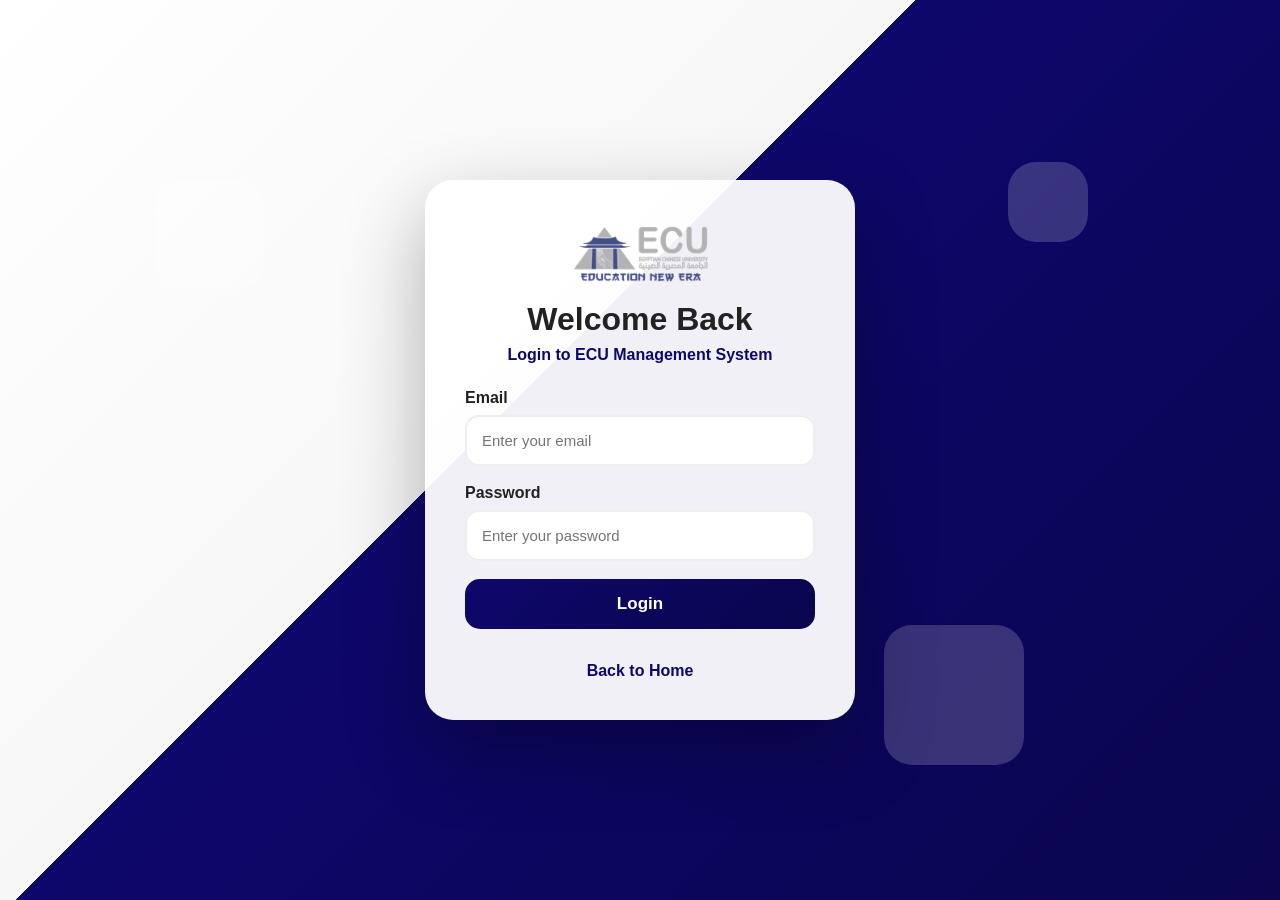
<file: students.html>
<!DOCTYPE html>
<html lang="en">
<head>
  <meta charset="UTF-8" />
  <meta name="viewport" content="width=device-width, initial-scale=1.0" />
  <title>ECU Students</title>
  <link rel="stylesheet" href="css/style.css" />
</head>
<body>

<div class="dashboard">
  <aside class="sidebar">
    <img src="ECU-Logo.png" alt="ECU Logo" />
    <a href="dashboard.html">Dashboard</a>
    <a class="active" href="students.html">Students</a>
    <a href="doctors.html">Doctors</a>
    <a href="courses.html">Courses</a>
    <button id="logoutBtn">Logout</button>
  </aside>

  <main class="dashboard-content">
    <div class="dash-header">
      <h1>Students Management</h1>
      <p>Add, view, update and delete students</p>
    </div>

    <section class="crud-box">
      <form id="studentForm" class="crud-form">
        <input type="hidden" id="studentId" />

        <input type="text" id="name" placeholder="Student Name" required />
        <input type="email" id="email" placeholder="Student Email" required />
        <input type="text" id="phone" placeholder="Phone" required />
        <input type="text" id="department" placeholder="Department" required />
        <input type="number" id="level" placeholder="Level" required />

        <button type="submit">Save Student</button>
      </form>

      <div class="table-box">
        <table>
          <thead>
            <tr>
              <th>Name</th>
              <th>Email</th>
              <th>Phone</th>
              <th>Department</th>
              <th>Level</th>
              <th>Actions</th>
            </tr>
          </thead>
          <tbody id="studentsTable"></tbody>
        </table>
      </div>
    </section>
  </main>
</div>

<script src="js/dashboard.js"></script>
<script src="js/students.js"></script>
</body>
</html>
</file>
<file: css/style.css>
* {
  margin: 0;
  padding: 0;
  box-sizing: border-box;
  font-family: "Segoe UI", sans-serif;
}

html {
  scroll-behavior: smooth;
}

body {
  background: #fff;
  color: #222;
}

.top-bar {
  background: #2d2d2d;
  color: #fff;
  padding: 10px 8%;
  display: flex;
  justify-content: flex-end;
  gap: 25px;
  align-items: center;
}

.top-bar input {
  padding: 10px 14px;
  border: none;
  outline: none;
  background: #444;
  color: #fff;
  border-radius: 6px;
}

.navbar {
  height: 115px;
  padding: 0 8%;
  display: flex;
  align-items: center;
  justify-content: space-between;
  background: #fff;
  box-shadow: 0 8px 30px rgba(0,0,0,0.08);
  position: sticky;
  top: 0;
  z-index: 99;
}

.logo img {
  width: 170px;
}

.navbar ul {
  display: flex;
  list-style: none;
  gap: 25px;
}

.navbar a {
  text-decoration: none;
  color: #222;
  font-weight: 700;
  transition: 0.3s;
}

.navbar a:hover {
  color: hsl(264, 85%, 28%);
}

.login-nav {
  background: #370969;
  color: #fff !important;
  padding: 14px 28px;
  border-radius: 8px;
  box-shadow: 0 12px 25px rgba(35, 4, 88, 0.35);
}

.hero {
  min-height: 650px;
  padding: 100px 8%;
  background: linear-gradient(120deg, rgba(57, 6, 161, 0.55), rgba(2, 11, 52, 0.95));
  display: flex;
  align-items: center;
  justify-content: space-between;
  gap: 60px;
  color: #fff;
  overflow: hidden;
  position: relative;
}

.hero-content {
  flex: 1;
  max-width: 650px;
  z-index: 2;
}

.badge {
  display: inline-block;
  background: #fff;
  color: #0e076b;
  padding: 10px 20px;
  border-radius: 30px;
  font-weight: 800;
  margin-bottom: 25px;
}

.hero h1 {
  font-size: 62px;
  line-height: 1.1;
  margin-bottom: 25px;
}

.hero p {
  font-size: 20px;
  line-height: 1.8;
  margin-bottom: 35px;
}

.hero-buttons {
  display: flex;
  gap: 18px;
}

.main-btn,
.outline-btn {
  padding: 16px 32px;
  text-decoration: none;
  font-weight: 800;
  border-radius: 10px;
  transition: 0.3s;
}

.main-btn {
  background: #fff;
  color: #0e076b;
}

.outline-btn {
  color: #fff;
  border: 2px solid #fff;
}

.main-btn:hover,
.outline-btn:hover {
  transform: translateY(-5px);
}

.hero-card {
  flex: 0.8;
  max-width: 360px;
  padding: 35px;
  border-radius: 25px;
  background: rgba(255,255,255,0.12);
  -webkit-backdrop-filter: blur(12px);
  backdrop-filter: blur(12px);
  border: 1px solid rgba(255,255,255,0.25);
  box-shadow: 0 20px 50px rgba(0,0,0,0.25);
  animation: floatCard 4s ease-in-out infinite;
  z-index: 2;
}

.hero-card h3 {
  font-size: 30px;
  margin-bottom: 15px;
}

.section {
  padding: 90px 8%;
  text-align: center;
}

.section h2 {
  font-size: 42px;
  margin-bottom: 20px;
  color: #222;
}

.section > p {
  max-width: 750px;
  margin: auto;
  font-size: 18px;
  color: #555;
}

.cards,
.news-grid,
.faculty-grid,
.stats {
  margin-top: 50px;
  display: grid;
  grid-template-columns: repeat(auto-fit, minmax(240px, 1fr));
  gap: 28px;
}

.card,
.news-card,
.stat-card {
  background: #fff;
  padding: 35px;
  border-radius: 22px;
  box-shadow: 0 20px 50px rgba(0,0,0,0.1);
  transition: 0.35s;
  border-top: 5px solid #0e076b;
}

.card:hover,
.news-card:hover,
.stat-card:hover {
  transform: translateY(-12px);
}

.card h3,
.news-card h3 {
  color: #0e076b;
  margin-bottom: 15px;
}

.red-section {
  background: linear-gradient(135deg, #0e076b, #0a054d   );
  color: #fff;
}

.red-section h2 {
  color: #fff;
}

.faculty-grid div {
  background: rgba(255,255,255,0.14);
  padding: 30px;
  border-radius: 18px;
  font-size: 22px;
  font-weight: 800;
  border: 1px solid rgba(255,255,255,0.25);
}

.news-card span {
  background: #0e076b;
  color: #fff;
  padding: 7px 16px;
  border-radius: 20px;
  font-size: 13px;
  font-weight: 800;
}

footer {
  background: #222;
  color: #fff;
  text-align: center;
  padding: 35px;
}

/* Login */

.login-page {
  min-height: 100vh;
  background: linear-gradient(135deg, #fff 0%, #f7f7f7 42%, #0e076b 42%, #0a054d 100%);
  display: flex;
  align-items: center;
  justify-content: center;
  overflow: hidden;
}

.login-card {
  width: 430px;
  background: rgba(255,255,255,0.94);
  padding: 40px;
  border-radius: 28px;
  box-shadow: 0 30px 80px rgba(0,0,0,0.3);
  text-align: center;
  z-index: 2;
  animation: zoomIn 0.9s ease forwards;
}

.login-card img {
  width: 150px;
  margin-bottom: 15px;
  animation: logoFloat 3s infinite ease-in-out;
}

.login-card h2 {
  font-size: 32px;
  color: #222;
}

.login-card > p {
  color: #0e076b;
  margin: 8px 0 25px;
  font-weight: 700;
}

.input-box {
  text-align: left;
  margin-bottom: 18px;
}

.input-box label {
  display: block;
  font-weight: 800;
  margin-bottom: 8px;
}

.input-box input {
  width: 100%;
  padding: 15px;
  border: 2px solid #eee;
  border-radius: 14px;
  outline: none;
  font-size: 15px;
  transition: 0.3s;
}

.input-box input:focus {
  border-color: #0e076b;
  box-shadow: 0 0 0 4px rgba(14, 7, 107, 0.15);
}

.login-card button {
  width: 100%;
  padding: 15px;
  background: linear-gradient(135deg, #0e076b, #0a054d   );
  color: #fff;
  border: none;
  border-radius: 15px;
  font-weight: 900;
  font-size: 17px;
  cursor: pointer;
  transition: 0.3s;
}

.login-card button:hover {
  transform: translateY(-4px);
  box-shadow: 0 16px 35px rgba(14, 7, 107, 0.45);
}

#message {
  margin-top: 15px;
  font-weight: 800;
}

.back-home {
  display: inline-block;
  margin-top: 18px;
  color: #0e076b  ;
  font-weight: 800;
  text-decoration: none;
}

.floating-shape {
  position: absolute;
  border-radius: 28px;
  background: rgba(255,255,255,0.18);
  animation: rotateShape 9s linear infinite;
}

.shape1 {
  width: 110px;
  height: 110px;
  left: 12%;
  top: 20%;
}

.shape2 {
  width: 80px;
  height: 80px;
  right: 15%;
  top: 18%;
}

.shape3 {
  width: 140px;
  height: 140px;
  right: 20%;
  bottom: 15%;
}

/* Dashboard */

.dashboard {
  min-height: 100vh;
  display: flex;
  background: #f5f5f5;
}

.sidebar {
  width: 270px;
  background: #222;
  padding: 30px 20px;
  display: flex;
  flex-direction: column;
  gap: 15px;
}

.sidebar img {
  width: 170px;
  margin: 0 auto 30px;
  background: #fff;
  border-radius: 14px;
  padding: 10px;
}

.sidebar a,
.sidebar button {
  padding: 15px;
  border-radius: 12px;
  text-decoration: none;
  color: #fff;
  background: transparent;
  border: none;
  text-align: left;
  font-size: 16px;
  font-weight: 800;
  cursor: pointer;
  transition: 0.3s;
}

.sidebar a:hover,
.sidebar a.active,
.sidebar button:hover {
  background: #0e076b;
}

.dashboard-content {
  flex: 1;
  padding: 45px;
}

.dash-header {
  background: linear-gradient(135deg, #0e076b, #0a054d    );
  color: #fff;
  padding: 40px;
  border-radius: 25px;
  animation: slideUp 0.8s ease forwards;
}

.dash-header h1 {
  font-size: 42px;
}

.stat-card h3 {
  color: #555;
}

.stat-card span {
  display: block;
  margin-top: 15px;
  font-size: 38px;
  color: #0e076b;
  font-weight: 900;
}

/* Animations */

@keyframes slideLeft {
  from {
    opacity: 0;
    transform: translateX(-70px);
  }
  to {
    opacity: 1;
    transform: translateX(0);
  }
}

@keyframes slideUp {
  from {
    opacity: 0;
    transform: translateY(45px);
  }
  to {
    opacity: 1;
    transform: translateY(0);
  }
}

@keyframes zoomIn {
  from {
    opacity: 0;
    transform: scale(0.85);
  }
  to {
    opacity: 1;
    transform: scale(1);
  }
}

@keyframes logoFloat {
  0%, 100% {
    transform: translateY(0);
  }
  50% {
    transform: translateY(-8px);
  }
}

@keyframes floatCard {
  0%, 100% {
    transform: translateY(0);
  }
  50% {
    transform: translateY(-18px);
  }
}

@keyframes rotateShape {
  from {
    transform: rotate(0deg) translateY(0);
  }
  to {
    transform: rotate(360deg) translateY(35px);
  }
}

@media (max-width: 900px) {
  .navbar ul {
    display: none;
  }

  .hero {
    flex-direction: column;
    text-align: center;
    gap: 40px;
  }

  .hero h1 {
    font-size: 42px;
  }

  .dashboard {
    flex-direction: column;
  }

  .sidebar {
    width: 100%;
  }
}
.crud-box {
  margin-top: 35px;
  background: #fff;
  padding: 30px;
  border-radius: 25px;
  box-shadow: 0 20px 55px rgba(0,0,0,0.1);
  animation: slideUp 0.8s ease forwards;
}

.crud-form {
  display: grid;
  grid-template-columns: repeat(auto-fit, minmax(210px, 1fr));
  gap: 18px;
  margin-bottom: 35px;
}

.crud-form input {
  padding: 15px;
  border: 2px solid #eee;
  border-radius: 14px;
  outline: none;
  font-size: 15px;
  transition: 0.3s;
}

.crud-form input:focus {
  border-color: #0e076b;
  box-shadow: 0 0 0 4px rgba(14, 7, 107, 0.13);
}

.crud-form button {
  padding: 15px;
  border: none;
  border-radius: 14px;
  background: linear-gradient(135deg, #0e076b, #0a054d    );
  color: white;
  font-weight: 900;
  cursor: pointer;
  transition: 0.3s;
}

.crud-form button:hover {
  transform: translateY(-4px);
  box-shadow: 0 14px 30px rgba(14, 7, 107, 0.35);
}

.table-box {
  overflow-x: auto;
}

table {
  width: 100%;
  border-collapse: collapse;
  min-width: 800px;
}

thead {
  background: #222;
  color: #fff;
}

th,
td {
  padding: 16px;
  text-align: left;
  border-bottom: 1px solid #eee;
}

tbody tr {
  transition: 0.3s;
}

tbody tr:hover {
  background: #fff4f4;
}

.action-btn {
  padding: 9px 14px;
  border: none;
  border-radius: 10px;
  color: #fff;
  cursor: pointer;
  font-weight: 800;
  margin-right: 6px;
}

.edit-btn {
  background: #222;
}

.delete-btn {
  background: #0e076b;
}
.white-text {
  color: #fff !important;
}

.faculty-card-link {
  text-decoration: none;
  color: #fff;
  background: rgba(255,255,255,0.16);
  padding: 35px;
  border-radius: 22px;
  border: 1px solid rgba(255,255,255,0.28);
  transition: 0.35s;
  position: relative;
  overflow: hidden;
}

.faculty-card-link::before {
  content: "";
  position: absolute;
  width: 120%;
  height: 120%;
  background: rgba(255,255,255,0.18);
  top: -100%;
  left: -100%;
  transform: rotate(35deg);
  transition: 0.5s;
}

.faculty-card-link:hover::before {
  top: 100%;
  left: 100%;
}

.faculty-card-link:hover {
  transform: translateY(-12px) scale(1.03);
  background: #fff;
  color: #800ee4;
}

.faculty-card-link h3 {
  font-size: 25px;
  margin-bottom: 12px;
  position: relative;
  z-index: 2;
}

.faculty-card-link p {
  position: relative;
  z-index: 2;
  font-weight: 600;
}

.faculty-page {
  min-height: 100vh;
  background: #f7f7f7;
}

.faculty-hero {
  padding: 90px 8%;
  background: linear-gradient(135deg, #0e076b, #0a054d   );
  color: #fff;
}

.faculty-hero h1 {
  font-size: 52px;
  margin-bottom: 18px;
}

.faculty-hero p {
  font-size: 20px;
  max-width: 750px;
  line-height: 1.8;
}

.faculty-content {
  padding: 70px 8%;
}

.info-box {
  background: #fff;
  padding: 35px;
  border-radius: 24px;
  box-shadow: 0 20px 55px rgba(0,0,0,0.1);
  margin-bottom: 30px;
  border-left: 6px solid #0e076b;
}

.info-box h2 {
  color: #0e076b;
  margin-bottom: 15px;
}

.info-box ul {
  padding-left: 25px;
  line-height: 2;
}

.back-btn {
  display: inline-block;
  margin-top: 25px;
  background: #222;
  color: #fff;
  padding: 14px 28px;
  border-radius: 10px;
  text-decoration: none;
  font-weight: 800;
}
.staff-grid,
.department-grid {
  display: grid;
  grid-template-columns: repeat(auto-fit, minmax(240px, 1fr));
  gap: 18px;
  margin-top: 22px;
}

.staff-card,
.department-grid div {
  background: #fff5f5;
  padding: 22px;
  border-radius: 18px;
  border: 1px solid rgba(14, 7, 107, 0.16);
  transition: 0.3s;
}

.staff-card:hover,
.department-grid div:hover {
  transform: translateY(-7px);
  box-shadow: 0 18px 35px rgba(0,0,0,0.1);
}

.staff-card h3 {
  color: #0e076b;
  margin-bottom: 8px;
}

.department-grid div {
  font-weight: 800;
  color: #222;
}
.stats-section {
  background: linear-gradient(135deg, #111, #14002a);
  color: #fff;
}

.stats-section h2 {
  color: #fff;
}

.stats-section p {
  color: #ddd;
}

.stats-grid {
  margin-top: 50px;
  display: grid;
  grid-template-columns: repeat(auto-fit, minmax(220px, 1fr));
  gap: 30px;
}

.stat-box {
  background: rgba(255,255,255,0.08);
  padding: 40px;
  border-radius: 20px;
  text-align: center;
  -webkit-backdrop-filter: blur(10px);
  backdrop-filter: blur(10px);
  border: 1px solid rgba(255,255,255,0.2);
  transition: 0.4s;
  position: relative;
  overflow: hidden;
}

.stat-box::before {
  content: "";
  position: absolute;
  width: 150%;
  height: 150%;
  background: rgba(255,255,255,0.1);
  top: -120%;
  left: -120%;
  transform: rotate(25deg);
  transition: 0.5s;
}

.stat-box:hover::before {
  top: 100%;
  left: 100%;
}

.stat-box:hover {
  transform: translateY(-10px) scale(1.05);
}

.stat-box h3 {
  font-size: 48px;
  color: #d2c9c9;
  margin-bottom: 10px;
  font-weight: 900;
}

.stat-box p {
  font-size: 16px;
  font-weight: 600;
}
</file>
